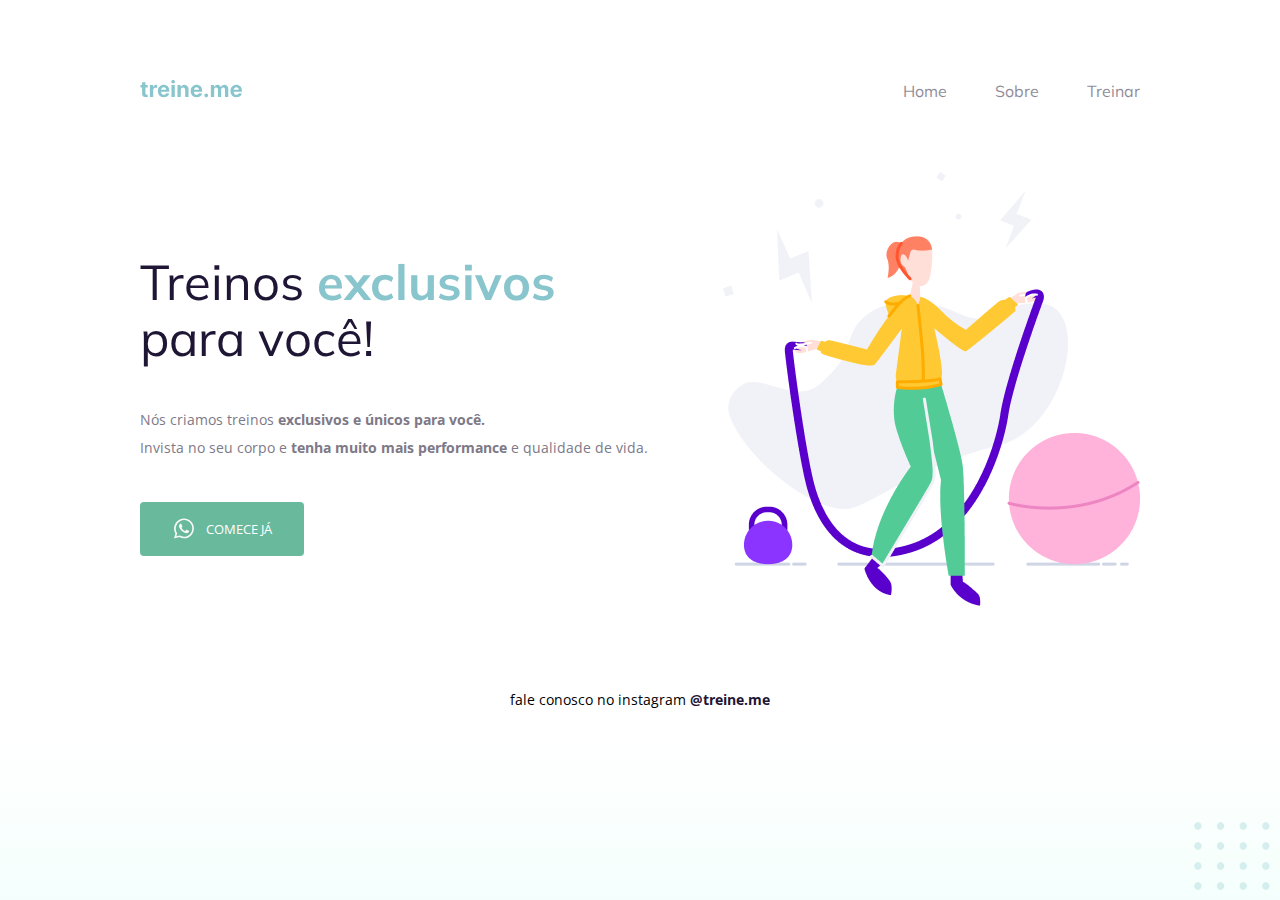
<file: Desafio Acessibilidade/index.html>
<!DOCTYPE html>
<html lang="pt-br">
  <head>
    <link rel="preconnect" href="https://fonts.googleapis.com">
    <link rel="preconnect" href="https://fonts.gstatic.com" crossorigin>

    <meta charset="UTF-8" />
    <meta name="viewport" content="width=device-width, initial-scale=1.0" />
    <title>Treine me</title>

    <link href="https://fonts.googleapis.com/css2?family=Mulish:wght@400;700&family=Open+Sans:wght@400;700&display=swap" rel="stylesheet">

    <link rel="stylesheet" href="style.css">

  </head>
  <body>
    <div class="page">
        <nav>
          <a id="logo" href="#">
            <img src="images/logo.svg" alt="Treine.me" />
          </a>
          
          <ul>
            <li><a href="#">Home</a></li>
            <li><a href="#">Sobre</a></li>
            <li><a href="#">Treinar</a></li>
          </ul>
        </nav>
    
      <main>
        <div>
          <h1>Treinos <span>exclusivos</span> para você!</h1>

          <p>
            Nós criamos treinos <strong>exclusivos e únicos para você.</strong></br>
            Invista no seu corpo e <strong>tenha muito mais performance</strong> e qualidade de vida.
          </p>

          <button>
              <img src="images/whats.svg" alt="Ícone do whatsapp">
              Comece já
            </button>

        </div>

        <img src="images/img.png" alt="Desenho de uma mulher pulando corta numa academia.">
      </main>
      <footer>
          fale conosco no instagram <a href="https://instagram.com/treineme" target="_blank">@treine.me</a>
      </footer>
    </div>

    <img id="balls" src="images/balls.svg" alt="Bolinhas decorativas verdes no canto inferior direito da página.">

  </body>
</html>
</file>
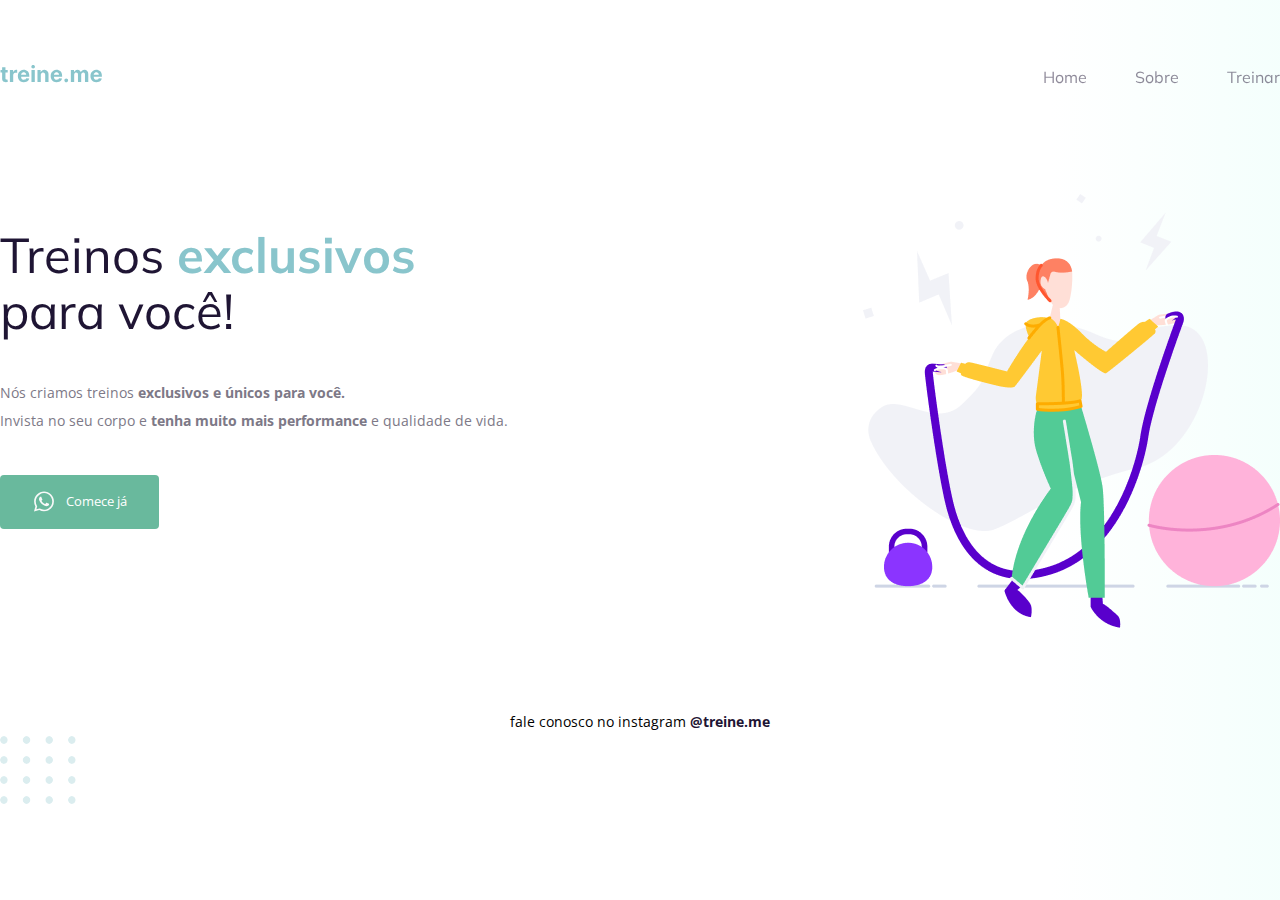
<file: Desafio Corrigindo Bugs 2/index.html>
<!DOCTYPE html>
<html lang="pt-br">
  <head>
    <link rel="preconnect" href="https://fonts.googleapis.com">
    <link rel="preconnect" href="https://fonts.gstatic.com" crossorigin>

    <meta charset="UTF-8" />
    <meta name="viewport" content="width=device-width, initial-scale=1.0" />
    <title>Treine me</title>

    <link href="https://fonts.googleapis.com/css2?family=Mulish:wght@400;700&family=Open+Sans:wght@400;700&display=swap" rel="stylesheet">

    <link rel="stylesheet" href="style.css">

  </head>
  <body>
    <div class="page">
      <header>
        <nav>
            <a id="logo" href="#">
              <img src="images/logo.svg" alt="Treine.me" />
            </a>
            <ul>
              <li><a href="#">Home</a></li>
              <li><a href="#">Sobre</a></li>
              <li><a href="#">Treinar</a></li>
            </ul>
          </nav>
      </header>
        <main>
          <section>
            <h1>Treinos <span>exclusivos</span> para você!</h1>
            <p>
              Nós criamos treinos <strong>exclusivos e únicos para você.</strong></br>
              Invista no seu corpo e <strong>tenha muito mais performance</strong> e qualidade de vida.
            </p>
            
            <button>
              <img src="images/whats.svg" alt="Ícone do whatsapp">
              Comece já
                
            </button>
            
          </section>
          <img src="images/img.png" alt="Desenho de uma mulher pulando corta numa academia.">
          
      </main>

      <footer>
          fale conosco no instagram <a href="https://instagram.com/treineme" target="_blank">@treine.me</a>
      </footer>
    </div>

    <img id="balls" src="images/balls.svg" alt="Bolinhas decorativas verdes no canto inferior direito da página.">

  </body>
</html>
</file>
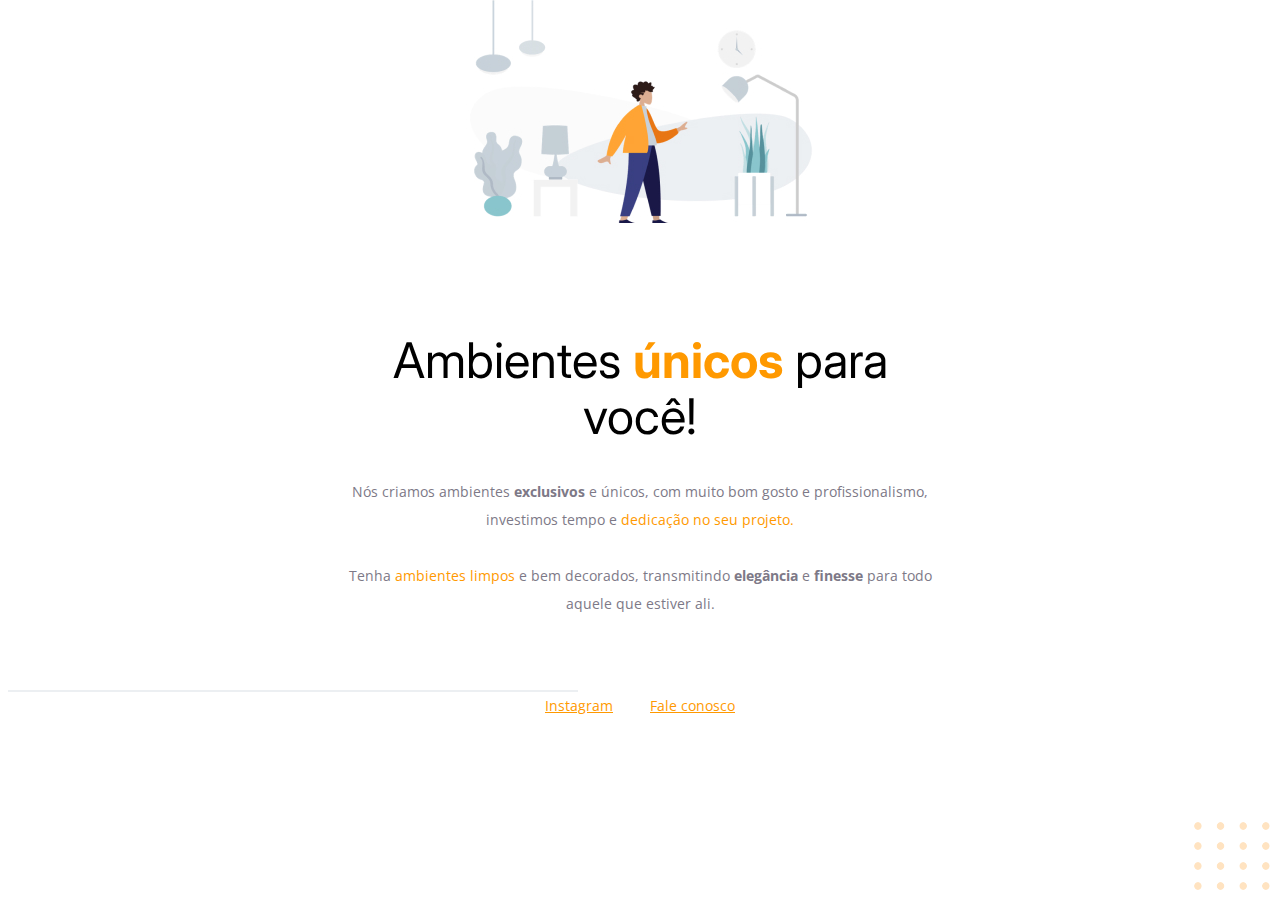
<file: Desafio Corrigindo Bugs/index.html>
<!-- Instrução que define o tipo do documento. -->
<!DOCTYPE html>
<html lang="pt-br">
  <!-- Tag <head> contém as instruções para a página -->
  <head>
    <link rel="preconnect" href="https://fonts.googleapis.com" />
    <link rel="preconnect" href="https://fonts.gstatic.com" crossorigin />
    <meta charset="UTF-8" />
    <meta name="viewport" content="width=device-width, initial-scale=1.0" />
    <title>Móveis customizados</title>

    <link
      href="https://fonts.googleapis.com/css2?family=Inter:wght@400;700&family=Open+Sans:wght@400;700&display=swap"
      rel="stylesheet"
    />

    <link rel="stylesheet" href="style.css" />
  </head>

  <!-- Tag <body> é o corpo do documento, onde tem as informações que serão mostradas. -->
  <body>
    <div id="hero">
      <img
      src="images/img1.jpg"
      alt="Desenho de uma pessoa vestindo uma camisa amarela em uma sala com Móveis"
      />
      <h1>Ambientes <span>únicos</span> para você!</h1>
  
      <p >
        Nós criamos ambientes <strong>exclusivos</strong> e únicos, com muito
        bom gosto e profissionalismo, investimos tempo e
        <span>dedicação no seu projeto.</span>
      <br />
      <br />
      Tenha <span>ambientes limpos</span> e bem decorados, transmitindo
        <strong>elegância</strong> e <strong>finesse</strong>
        para todo aquele que estiver ali.
      </p>
    </div>
    </div>
    <div class="line"></div>
    
    <div id="footer" class="footer">
      <a target="_blank" href="https://instagram.com/moveisparavoce"
      >Instagram</a>
      <a href="mailto:contato@moveisparavoce.com">Fale conosco</a>
    </div>
    <img
        id="balls"
        src="images/balls.svg"
        alt="Bolinhas alaranjadas no canto inferior direito da tela" />
  </body>
  </html>
</file>
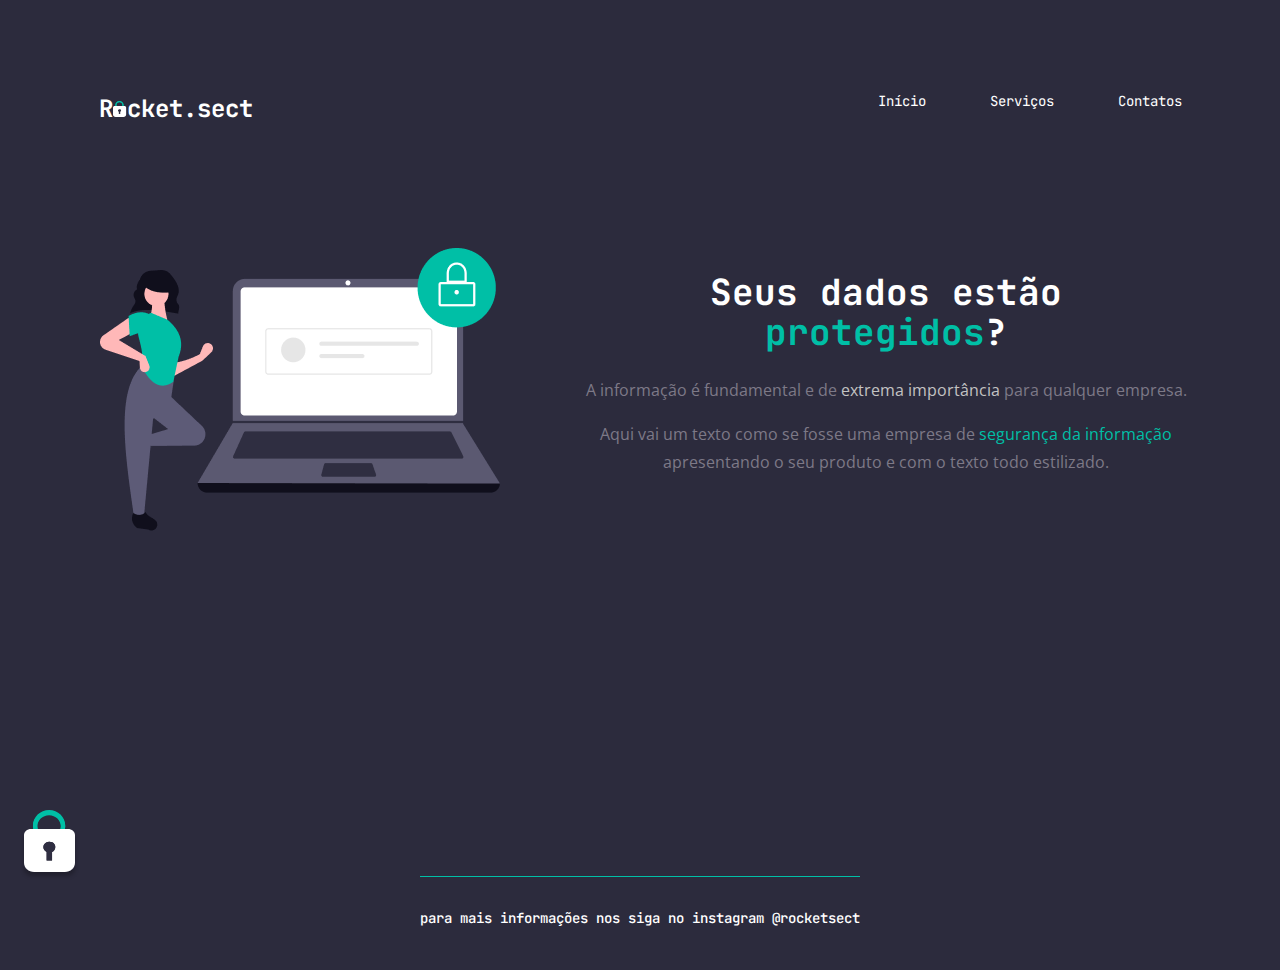
<file: Desafio Recriando Layout do Figma/index.html>
<!DOCTYPE html>
<html lang="pt-br">
<head>
    <link rel="preconnect" href="https://fonts.googleapis.com">
    <link rel="preconnect" href="https://fonts.gstatic.com" crossorigin>

    <meta charset="UTF-8">
    <meta http-equiv="X-UA-Compatible" content="IE=edge">
    <meta name="viewport" content="width=device-width, initial-scale=1.0">
    <title>Desafio - Avançado e Acessível</title>
    <link rel="stylesheet" href="style.css">

    <link href="https://fonts.googleapis.com/css2?family=JetBrains+Mono:wght@500;700&family=Open+Sans:wght@700&display=swap" rel="stylesheet">
</head>
<body>
    <div class="page">
        <header>
            <div class="logo-menu">
                <p>R</p><img src="assets/padlock-decoration.svg" alt=""><cket class="sect">
                <p>cket.sect</p>
            </div>
            <nav>
                <ul>
                    <a href="#">
                        <li>Início</li>
                    </a>
                    <a href="#">
                        <li>Serviços</li>
                    </a>
                    <a href="#">
                        <li>Contatos</li>
                    </a>
                </ul>
            </nav>
        </header>
        <aside>
            <img src="assets/img1.png" alt="uma mulher na esquerda, um notebook na direita e um ícone de um cadeado no canto superior direito">
            <div class="texto">
                <h1>Seus dados estão <span>protegidos</span>?</h1>
                <p>A informação é fundamental e de <span>extrema importância</span> para qualquer empresa.</p>
                <p>Aqui vai um texto como se fosse uma empresa de <span class="span-verde">segurança da informação</span> apresentando o seu produto e com o texto todo estilizado. </p>
                    
            </div>
        </aside>
    </div>
    <footer>
        <p>para mais informações nos siga no instagram @rocketsect</p>
    </footer>
    <img src="assets/padlock-decoration-bottom-left.svg" alt="" class="padlock-bottom">

</body>
</html>
</file>
<file: Desafio Acessibilidade/style.css>
body {
  margin: 0;

  font-family: "Open Sans", sans-serif;

  background: linear-gradient(180deg, rgb(227, 255, 248, 0) 82.08%, rgb(227, 255, 248, 0.38) 100%);

  min-height: 100vh;
}

.page {
  width: 1000px;
  margin: 0 auto;
  padding-top: 65px;
}

nav {
  display: flex;
  justify-content: space-between;
  align-items: center;

  margin-bottom: 55px;
}

ul {
  display: flex;
  gap: 48px;
}

li {
  
  list-style: none;
  margin: 0;
  padding: 0;
}

a {
  color: #1f1534;
  text-decoration: none;
}

nav li a {
    opacity: 0.5;
}

nav li a:hover {
  font-weight: bold;
  opacity: 1;
}

li,
h1 {
  font-family: "Mulish", sans-serif;
}

main {
  display: flex;
  align-items: center;
  justify-content: space-between;
}

h1 {
  font-size: 49px;
  line-height: 56px;
  color: #1f1534;

  font-weight: normal;

  width: 490px;
}

h1 span {
  color: #89c5cc;
  font-weight: bold;
}

p {
  font-size: 14px;
  line-height: 28px;
  color: #7d7987;

  margin: 40px 0;
}

button {
  color: white;
  text-transform: uppercase;
  font-family: "Open Sans", sans-serif;

  background: #69B99D;
  border: 0;
  padding: 14px 32px 15px;

  display: flex;
  align-items: center;
  justify-content: center;
  gap: 10px;

  border-radius: 4px;

  cursor: pointer;
}

footer {
  font-size: 14px;
  line-height: 28px;

  text-align: center;

  margin-top: 80px;
}

footer a {
  font-weight: bold;
}

#balls {
    position: fixed;
    bottom: 0;
    right: 0;
}
</file>
<file: Desafio Corrigindo Bugs 2/style.css>
body {
    margin: 0;
  
    font-family: "Open Sans", sans-serif;
  
    background: linear-gradient(90deg, rgb(227, 255, 248, 0) 82.08%, rgb(227, 255, 248, 0.38) 100%);
  
    min-height: 100vh;
  }
  
  .page {
    width: 1280px;
    margin: 0 auto;
    padding-top: 65px;
  }
  
  nav {
    display: flex;
    justify-content: space-between;
    align-items: center;
  
    margin-bottom: 106px;
  }
  
  ul {
    display: flex;
    list-style: none;
    margin: 0;
    padding: 0;
    gap: 48px;
  }
  
  a {
    color: #1f1534;
    text-decoration: none;
  }
  
  ul li a {
      opacity: 0.5;
  }
  
  ul li a:hover {
    font-weight: bold;
    opacity: 1;
  }
  
  h1,
  ul {
    font-family: "Mulish", sans-serif;
  }

  main {
    display: flex;
    justify-content: space-between;
  }
  
  h1 {
    font-size: 49px;
    line-height: 56px;
    color: #1f1534;
  
    font-weight: normal;
  
    width: 490px;
  }
  
  h1 span {
    color: #89c5cc;
    font-weight: bold;
  }
  
  section p {
    font-size: 14px;
    line-height: 28px;
    color: #7d7987;
    margin-top: 40px;
    margin-bottom: 40px;
  }
  
  button {
    color: white;
    font-family: "Open Sans", sans-serif;
  
    background: #69B99D;
    border: 0;
    padding: 0 50px 30px;
  
    display: flex;
    flex-direction: row;
    justify-content: center;
    align-items: center;
    padding: 14px 32px 15px;
    gap: 10px;
    border-radius: 4px;
  
    cursor: pointer;
  }
  
  button:hover {
      background: #4EA788;
  }
  
  footer {
    font-size: 14px;
    line-height: 28px;
  
    text-align: center;
  
    margin-top: 80px;
  }
  
  footer a {
    font-weight: bold;
  }
  
  #balls {
      bottom: 0;
      right: 0;
  }
</file>
<file: Desafio Corrigindo Bugs/style.css>
body {
  font-family: "Open Sans", sans-serif;
  text-align: center;
  margin: 0;
}

#hero {

    width: 592px;
    margin: 0 auto 72px;
}

#hero img {

    margin-bottom: 72px;
}

h1 {
  font-family: "Inter", sans-serif;
  font-size: 49px;
  line-height: 56px;
  font-weight: normal;
}

h1 span {
  font-weight: bold;

  margin-bottom: 32px;
}





span, a {
  color: #FF9900
}

p, #footer {
  color: #7d7987;
  font-size: 14px;
  line-height: 28px;
}

#footer {
  margin-bottom: 33px;
}

#footer a + a {
    margin-left: 33px;
}


.line {
    width: 568px;
    height: 0;

    margin: 0 8px;

    border: 1px solid #ECEFF2;
}

#balls {
    position: absolute;
    bottom: 0;
    right: 0;
}
</file>
<file: Desafio Recriando Layout do Figma/style.css>
body {
   background: #2C2B3D;
}

header {
    color: #FFFF;
    display: flex;
    justify-content: space-between;
}

.logo-menu p {
    font-family: 'JetBrains Mono', sans-serif;
    font-weight: bold; 
    font-size: 24px;
    line-height: 28px;
}

.page {
    margin:  71px  auto;
    width: 1083px;
    height: 720px;
    
}

.logo-menu {
    display: flex;
    align-items: center;
}

ul {
    display: flex;
    gap: 64px; 
    list-style: none;
}

header ul li {
    font-family: 'JetBrains Mono', sans-serif;
    
    font-size: 14px;    
    line-height: 28px;
}

a {
    text-decoration: none;
    color: #ffff;
}

aside {
    display: flex;
    justify-content: space-between;
    gap: 82px;
    margin-top: 101px;
    width: 1092px;
}


aside h1, 
aside p {
    color: #FFFF;
    text-align: center;
    
}

aside h1 {
    font-family: 'JetBrains Mono', sans-serif;
    font-weight: 700;
    font-size: 36px;
    line-height: 40px;
}

aside h1 span {
    color: #00BFA6;
}

.span-verde {
    color: #00BFA6;

}

aside p {
    font-family: 'Open Sans', sans-serif;
    font-weight: 400;
    font-size: 16px;
    line-height: 28px;

    color: #7D7987; 
}

aside p span {
    color: #C2C2C2;
}

footer {
    display: flex;
    justify-content: center;
    margin-bottom: 24px;
}

footer p {
    color: #FFFF;

    font-family: 'JetBrains Mono', sans-serif;
    font-weight: 500;
    font-size: 14px;
    line-height: 28px;

    border-top: 1px solid #00BFA6;
    padding-top: 27px;
}

.padlock-bottom {
    position: absolute;
    left: 20px;
    bottom: 20px;
}
</file>
